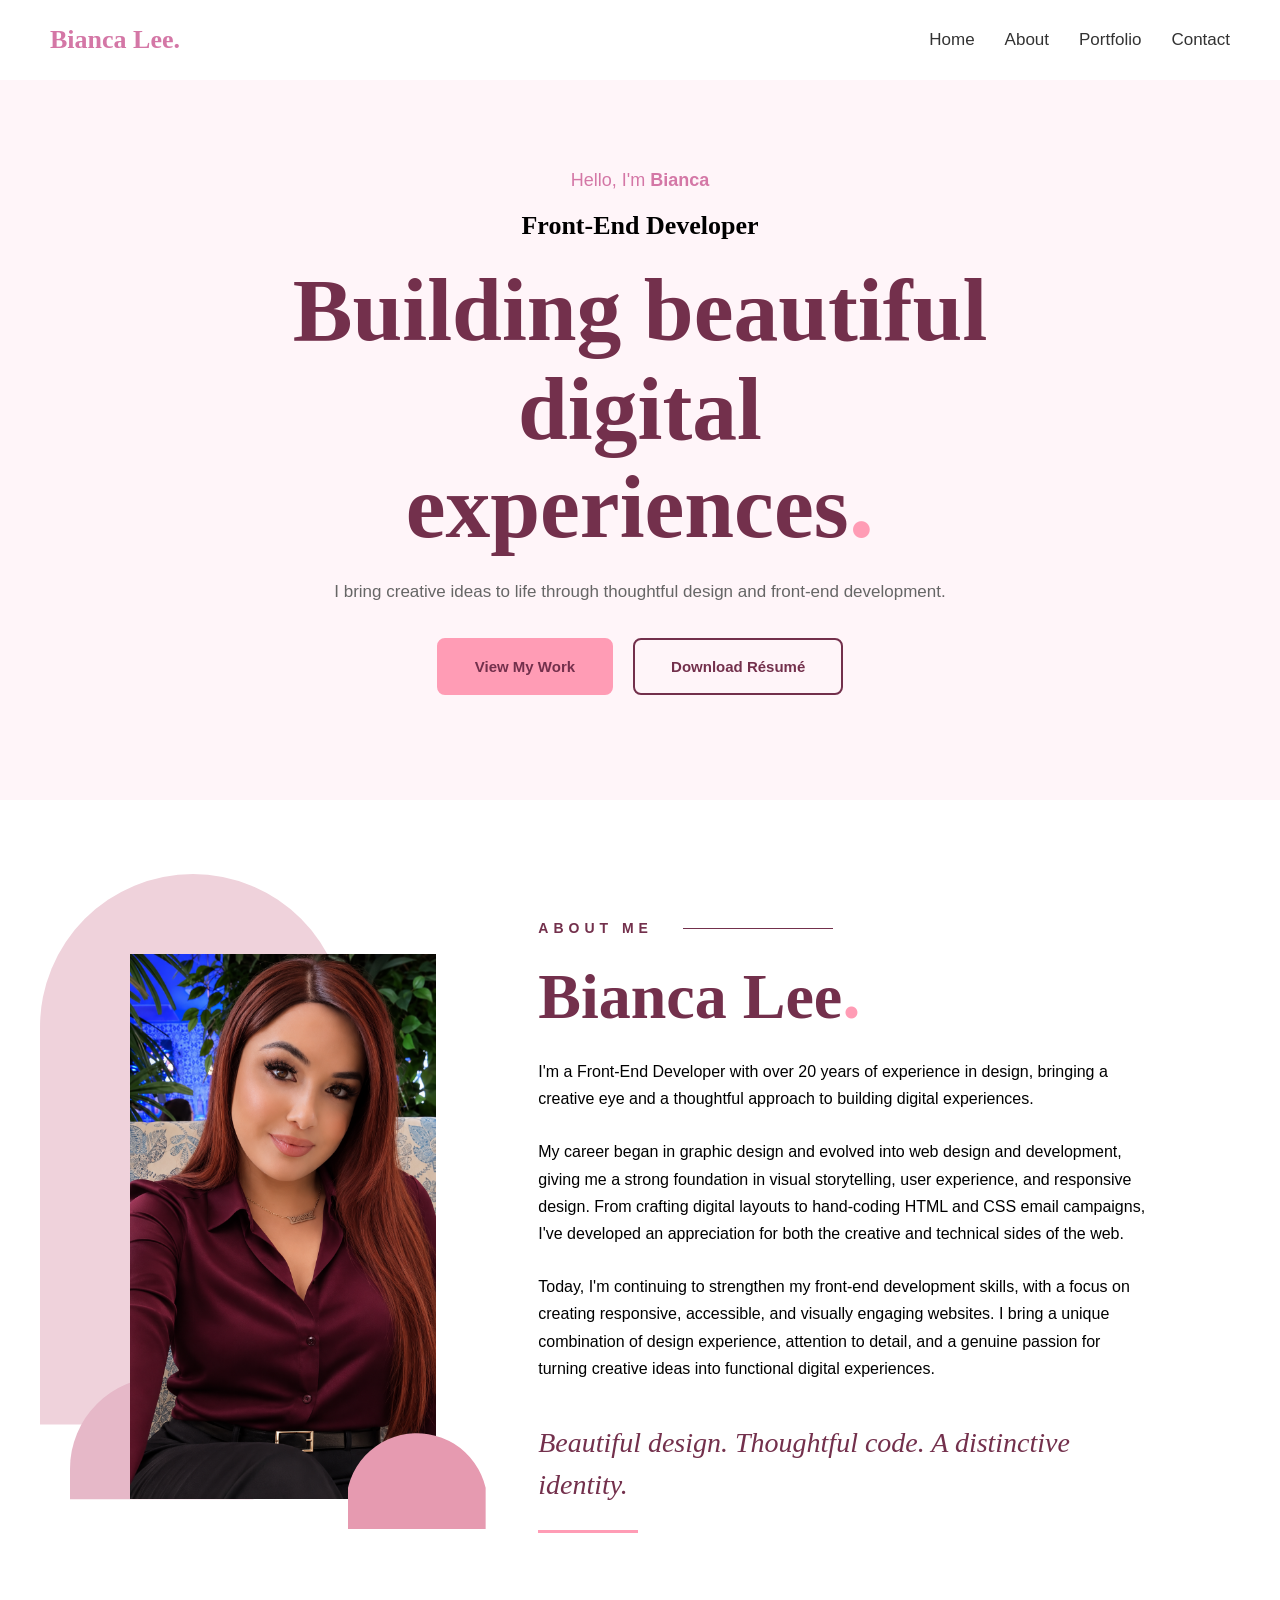
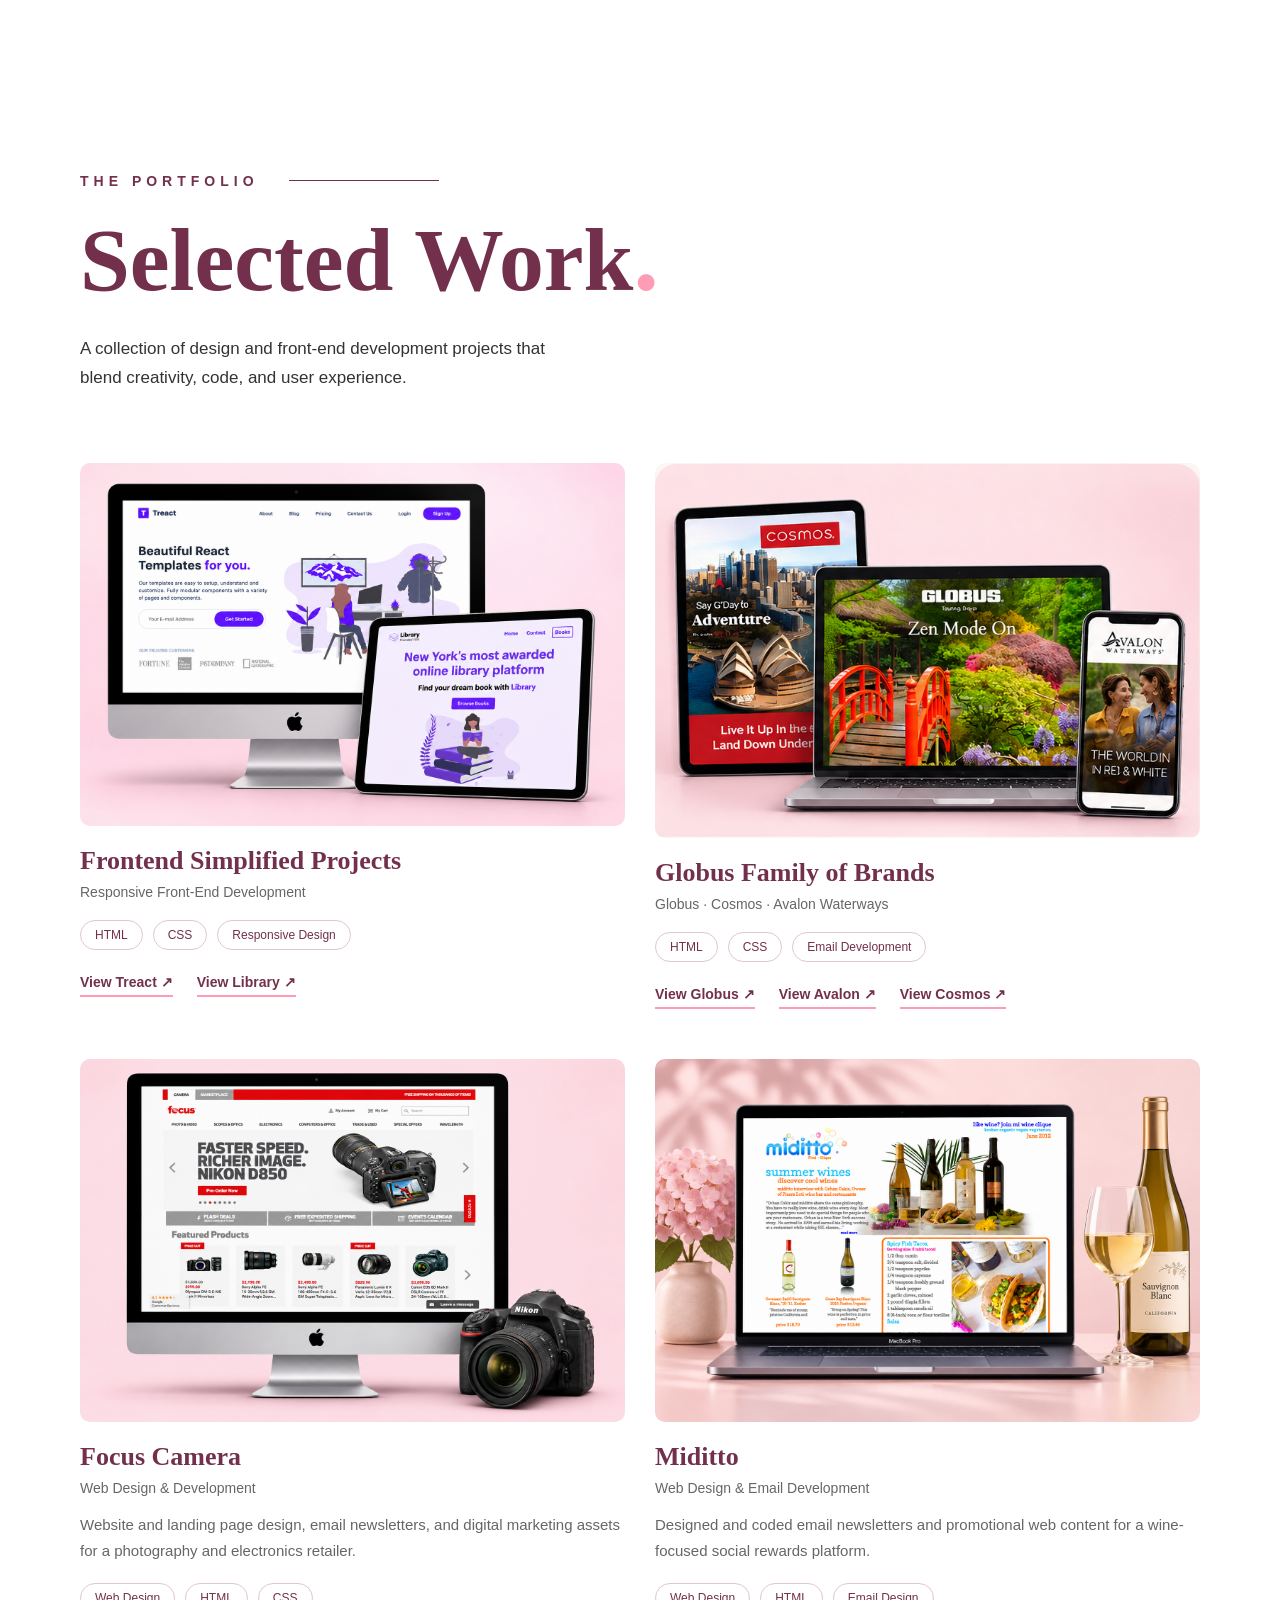
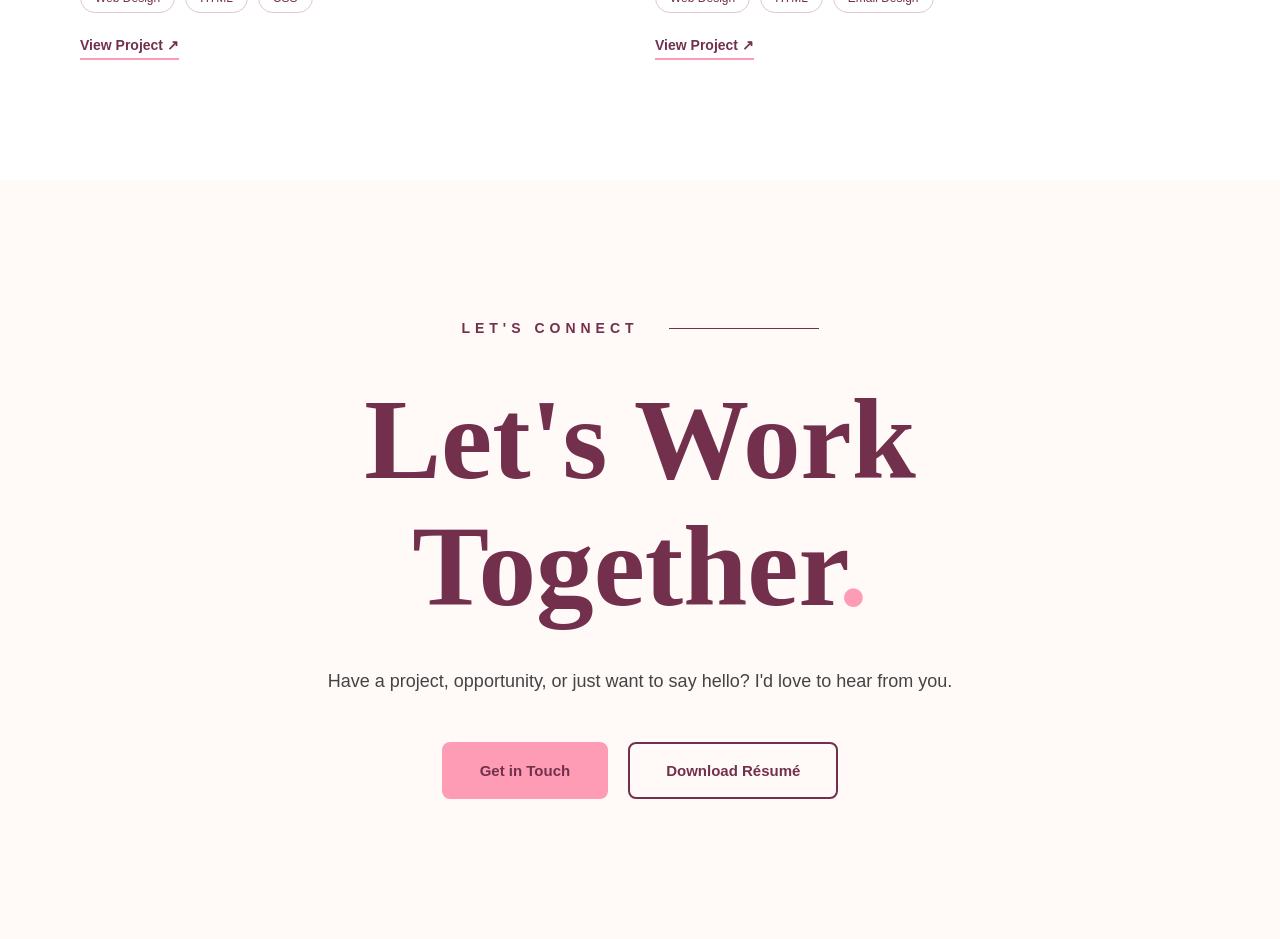
<file: index.html>
<!DOCTYPE html>
<html lang="en">
  <head>
    <meta charset="UTF-8" />
    <meta name="viewport" content="width=device-width, initial-scale=1.0" />
    <title>Bianca Lee | Front-End Developer</title>
    <link rel="preconnect" href="https://fonts.googleapis.com" />
    <link rel="preconnect" href="https://fonts.gstatic.com" crossorigin />

    <link
      href="https://fonts.googleapis.com/css2?family=Allura&family=Inter:wght@400;500;600;700&family=Playfair+Display:wght@400;500;600;700&display=swap"
    />
    <link rel="stylesheet" href="style.css" />
  </head>
  <body>
    <header>
      <!-- NAV SECTION STARTS HERE -->
      <nav class="navbar">
        <div class="logo">Bianca Lee.</div>

        <ul class="nav__links">
          <li><a href="#home">Home</a></li>
          <li><a href="#about">About</a></li>
          <li><a href="#portfolio">Portfolio</a></li>
          <li><a href="#contact">Contact</a></li>
        </ul>
      </nav>
      <!-- NAV SECTION ENDS HERE -->
    </header>

    <!-- HERO SECTION STARTS HERE -->

    <section id="home" class="hero">
      <div class="hero__content">
        <p class="hero__intro">Hello, I'm <strong>Bianca</strong></p>

        <h2 class="hero__role">Front-End Developer</h2>

        <h1 class="hero__title">
          Building beautiful digital experiences<span class="title__accent"
            >.</span
          >
        </h1>

        <p class="hero__description">
          I bring creative ideas to life through thoughtful design and front-end
          development.
        </p>

        <div class="hero__buttons">
          <a href="#portfolio" class="contact__button contact__button--primary">
            View My Work
          </a>

          <a
            href="images/Bianca_Lee_Resume_Final.pdf"
            class="contact__button contact__button--secondary"
            download
          >
            Download Résumé
          </a>
        </div>
      </div>
    </section>

    <!-- HERO SECTION ENDS HERE -->

    <!-- ABOUT SECTION STARTS HERE -->

    <section class="about" id="about">
      <div class="about__container">
        <div class="about__image">
          <!-- Large background arch -->
          <svg
            class="about__shape about__shape--large"
            viewBox="0 0 300 540"
            xmlns="http://www.w3.org/2000/svg"
            aria-hidden="true"
          >
            <path
              d="M 0 540 V 150 A 150 150 0 0 1 300 150 V 540 Z"
              fill="#efd2db"
            />
          </svg>

          <!-- Second background shape -->
          <svg
            class="about__shape about__shape--back"
            viewBox="0 0 300 200"
            xmlns="http://www.w3.org/2000/svg"
            aria-hidden="true"
          >
            <path
              d="M 0 200 V 150 A 150 150 0 0 1 300 150 V 200 Z"
              fill="#e6b8c8"
            />
          </svg>

          <!-- Portrait -->
          <img src="images/about_bianca5.JPG" alt="Bianca Lee" />

          <!-- Foreground pink arch -->
          <svg
            class="about__shape about__shape--front"
            viewBox="0 0 300 240"
            xmlns="http://www.w3.org/2000/svg"
            aria-hidden="true"
          >
            <path
              d="M 0 240 V 220 A 150 150 0 0 1 300 150 V 400 Z"
              fill="#e69ab0"
            />
          </svg>
        </div>

        <div class="about__content">
          <div class="about__heading">
            <p class="about__eyebrow">About Me</p>
            <h2 class="about__title">
              Bianca Lee<span class="title__accent">.</span>
            </h2>
          </div>

          <div class="about__description">
            <p>
              I'm a Front-End Developer with over 20 years of experience in
              design, bringing a creative eye and a thoughtful approach to
              building digital experiences.
            </p>

            <p>
              My career began in graphic design and evolved into web design and
              development, giving me a strong foundation in visual storytelling,
              user experience, and responsive design. From crafting digital
              layouts to hand-coding HTML and CSS email campaigns, I've
              developed an appreciation for both the creative and technical
              sides of the web.
            </p>

            <p>
              Today, I'm continuing to strengthen my front-end development
              skills, with a focus on creating responsive, accessible, and
              visually engaging websites. I bring a unique combination of design
              experience, attention to detail, and a genuine passion for turning
              creative ideas into functional digital experiences.
            </p>

            <h3 class="about__tagline">
              Beautiful design. Thoughtful code. A distinctive identity.
            </h3>
          </div>
        </div>
      </div>
    </section>

    <!-- ABOUT SECTION ENDS HERE -->

    <!-- PORTFOLIO SECTION STARTS HERE -->

    <section class="portfolio" id="portfolio">
      <div class="portfolio__container">
        <div class="portfolio__heading">
          <p class="portfolio__eyebrow">The Portfolio</p>

          <h2 class="portfolio__title">
            Selected Work<span class="title__accent">.</span>
          </h2>

          <p class="portfolio__intro">
            A collection of design and front-end development projects that blend
            creativity, code, and user experience.
          </p>
        </div>

        <div class="portfolio__grid">
          <!-- CARD 01: Frontend Simplified -->

          <article class="portfolio__card">
            <div class="portfolio__image">
              <img
                src="images/Treact-mockup.png"
                alt="Treact and Library responsive websites"
              />
            </div>

            <div class="portfolio__card-info">
              <h3 class="portfolio__project-title">
                Frontend Simplified Projects
              </h3>

              <p class="portfolio__category">
                Responsive Front-End Development
              </p>

              <div class="portfolio__tags">
                <span class="portfolio__tag">HTML</span>
                <span class="portfolio__tag">CSS</span>
                <span class="portfolio__tag">Responsive Design</span>
              </div>

              <div class="portfolio__project-links">
                <a
                  href="https://biancalee-nyc.github.io/treact-final-project/"
                  target="_blank"
                  rel="noopener noreferrer"
                >
                  View Treact ↗
                </a>

                <a
                  href="https://biancalee-nyc.github.io/fes-library/"
                  target="_blank"
                  rel="noopener noreferrer"
                >
                  View Library ↗
                </a>
              </div>
            </div>
          </article>

          <!-- CARD 02: Globus -->

          <article class="portfolio__card">
            <div class="portfolio__image">
              <img
                src="images/globus-mockup.png"
                alt="Globus, Cosmos and Avalon email campaigns"
              />
            </div>

            <div class="portfolio__card-info">
              <h3 class="portfolio__project-title">Globus Family of Brands</h3>

              <p class="portfolio__category">
                Globus · Cosmos · Avalon Waterways
              </p>

              <div class="portfolio__tags">
                <span class="portfolio__tag">HTML</span>
                <span class="portfolio__tag">CSS</span>
                <span class="portfolio__tag">Email Development</span>
              </div>

              <div class="portfolio__project-links">
                <a
                  href="images/emails/globus.html"
                  target="_blank"
                  rel="noopener noreferrer"
                >
                  View Globus ↗
                </a>

                <a
                  href="images/emails/Avalon.html"
                  target="_blank"
                  rel="noopener noreferrer"
                >
                  View Avalon ↗
                </a>

                <a
                  href="images/emails/cosmos.html"
                  target="_blank"
                  rel="noopener noreferrer"
                >
                  View Cosmos ↗
                </a>
              </div>
            </div>
          </article>

          <!-- CARD TWO ENDS HERE -->

          <!-- CARD THREE STARTS HERE -->

          <!-- CARD 03: FOCUS CAMERA -->
          <article class="portfolio__card">
            <div class="portfolio__image">
              <img
                src="images/focuscamera-mockup.png"
                alt="Focus Camera website displayed on an iMac"
              />
            </div>

            <div class="portfolio__card-info">
              <h3 class="portfolio__project-title">Focus Camera</h3>

              <p class="portfolio__category">Web Design & Development</p>

              <p class="portfolio__description">
                Website and landing page design, email newsletters, and digital
                marketing assets for a photography and electronics retailer.
              </p>

              <div class="portfolio__tags">
                <span class="portfolio__tag">Web Design</span>
                <span class="portfolio__tag">HTML</span>
                <span class="portfolio__tag">CSS</span>
              </div>

              <div class="portfolio__project-links">
                <a
                  href="images/focuscamera.pdf"
                  target="_blank"
                  rel="noopener noreferrer"
                >
                  View Project ↗
                </a>
              </div>
            </div>
          </article>

          <!-- CARD THREE ENDS HERE -->

          <!-- CARD FOUR STARTS HERE -->

          <!-- CARD 04: MIDITTO -->
          <article class="portfolio__card">
            <div class="portfolio__image">
              <img
                src="images/middito-mockup.png"
                alt="Miditto email design displayed on a MacBook Pro"
              />
            </div>

            <div class="portfolio__card-info">
              <h3 class="portfolio__project-title">Miditto</h3>

              <p class="portfolio__category">Web Design & Email Development</p>

              <p class="portfolio__description">
                Designed and coded email newsletters and promotional web content
                for a wine-focused social rewards platform.
              </p>

              <div class="portfolio__tags">
                <span class="portfolio__tag">Web Design</span>
                <span class="portfolio__tag">HTML</span>
                <span class="portfolio__tag">Email Design</span>
              </div>

              <div class="portfolio__project-links">
                <a
                  href="images/miditto.pdf"
                  target="_blank"
                  rel="noopener noreferrer"
                >
                  View Project ↗
                </a>
              </div>
            </div>
          </article>

          <!-- CARD FOUR ENDS HERE -->
        </div>
      </div>
    </section>

    <!-- CONTACT SECTION -->
    <section class="contact" id="contact">
      <div class="contact__container">
        <p class="contact__eyebrow">Let's Connect</p>

        <h2 class="contact__title">
          Let's Work<br />
          Together<span class="contact__period">.</span>
        </h2>

        <p class="contact__description">
          Have a project, opportunity, or just want to say hello? I'd love to
          hear from you.
        </p>

        <div class="contact__buttons">
          <a
            href="mailto:biancalee.nyc@gmail.com"
            class="contact__button contact__button--primary"
          >
            Get in Touch
          </a>

          <a
            href="images/Bianca_Lee_Resume_Final.pdf"
            class="contact__button contact__button--secondary"
            download
          >
            Download Résumé
          </a>
        </div>
      </div>
    </section>
  </body>
</html>
</file>
<file: style.css>
* {
  margin: 0;
  padding: 0;
  box-sizing: border-box;
}

body {
  font-family: "Inter", sans-serif;
}

h1,
h2,
h3 {
  font-family: "Playfair Display", serif;
}

.title__accent {
  color: #ff9cb5;
  font-size: 1.15em;
  line-height: 0;
}


html {
  scroll-behavior: smooth;
}


/* ====================
   NAVBAR SECTION
==================== */

header {
  position: sticky;
  top: 0;
  z-index: 1000;
  background-color: #fffaf8;
}

.navbar {
  display: flex;
  justify-content: space-between;
  align-items: center;
  padding: 25px 50px;
  background-color: white;
}

.logo {
  font-family: "Playfair Display", serif;
  font-size: 26px;
  font-weight: bold;
  color: #d477a6;
}

.nav__links {
  display: flex;
  gap: 30px;
  list-style: none;
}

.nav__links a {
  position: relative;
  text-decoration: none;
  color: #333;
  font-size: 17px;
  font-weight: 500;
  transition: color 0.3s ease;
}

.nav__links a:hover {
  color: #73304c;
}

/* Pink underline */
.nav__links a::after {
  content: "";
  position: absolute;
  left: 0;
  bottom: -8px;
  width: 100%;
  height: 3px;
  background-color: #ff9cb5;

  transform: scaleX(0);
  transform-origin: center;
  transition: transform 0.3s ease;
}

/* Show underline on hover */
.nav__links a:hover::after,
.nav__links a:focus-visible::after {
  transform: scaleX(1);
}

/* ================
   HERO SECTION
================== */

.hero {
  display: flex;
  justify-content: center;
  align-items: center;
  min-height: 80vh;
  padding: 50px;
  background-color: #fff5f9;
}

.hero__content {
  max-width: 700px;
  text-align: center;
}

.hero__content {
  color: #d477a6;
  font-size: 18px;
  margin-bottom: 15px;
}

.hero__title {
  font-family: "Playfair Display", serif;
  font-size: clamp(56px, 7vw, 110px);
  font-weight: 600;
  line-height: 1.1;
  color: #73304c;

  margin: 0 auto 20px;
}

.hero__content h2 {
  font-size: 26px;
  color: #000000;
  margin: 20px 0;
}

.hero__description {
  font-size: 17px;
  color: #666;
  line-height: 1.8;
  max-width: 650px;
  margin: 0 auto 30px;
}

.hero__buttons {
  display: flex;
  justify-content: center;
  gap: 20px;
}

.hero__button {
  padding: 14px 28px;
  border-radius: 8px;
  text-decoration: none;
  font-weight: 600;
  transition: 0.3s;
}

.hero__button--primary {
  background-color: #ff9cb5;
  color: white;
}

.hero__button--secondary {
  border: 2px solid #ff9cb5;
  color: #ff9cb5;
}

.hero__button--primary:hover {
  background-color: #f27f9f;
  transform: translateY(-3px);
}

.hero__button--secondary:hover {
  background-color: #ff9cb5;
  color: #44232d;
  transform: translateY(-3px);
}

/* ====================
   ABOUT SECTION
===================== */

.about {
  padding: 120px 130px;
}

.about__container {
  display: flex;
  align-items: center;
  gap: clamp(100px, 8vw, 140px);
}

.about__image {
  flex: 1;
  min-width: 0;
  position: relative;
}

.about__image img {
  width: 100%;
  height: auto;
  display: block;
  position: relative;
  z-index: 2;
}

.about__content {
  flex: 2;
  min-width: 0;
}

.about__description p {
  font-family: "Inter", sans-serif;
  line-height: 1.7;
  margin-bottom: 26px;
}

.about__title {
  font-family: "Playfair Display", serif;
  font-size: 64px;
  font-weight: 600;
  color: #73304c;
  margin-bottom: 24px;
}

.about__eyebrow {
  display: flex;
  align-items: center;
  gap: 30px;
  font-family: "Inter", sans-serif;
  font-size: 14px;
  font-weight: 600;
  letter-spacing: 5px;
  text-transform: uppercase;
  color: #73304c;
  margin-bottom: 24px;
}

.about__eyebrow::after {
  content: "";
  display: block;
  width: 150px;
  height: 1px;
  background-color: #73304c;
}

.about__tagline {
  font-family: "Playfair Display", serif;
  font-size: 28px;
  font-style: italic;
  font-weight: 500;
  line-height: 1.5;
  color: #73304c;
  margin-top: 40px;
}

.about__tagline::after {
  content: "";
  display: block;
  width: 100px;
  height: 3px;
  background-color: #ff9cb5;
  margin-top: 24px;
}

.about__shape {
  position: absolute;
  display: block;
}

.about__shape--large {
  width: 100%;
  height: auto;
  top: -80px;
  left: -90px;
  z-index: 0;
}

.about__shape--back {
  width: 60%;
  height: auto;
  bottom: -1px;
  left: -60px;
  z-index: 1;
}

.about__shape--front {
  width: 45%;
  height: auto;
  bottom: -30px;
  right: -50px;
  z-index: 3;
}

/* =====================
   PORTFOLIO SECTION
===================== */

.portfolio {
  padding: 120px 80px;
}

.portfolio__container {
  max-width: 1400px;
  margin: 0 auto;
}

/* Portfolio Heading */

.portfolio__eyebrow {
  display: flex;
  align-items: center;
  gap: 30px;
  font-family: "Inter", sans-serif;
  font-size: 14px;
  font-weight: 600;
  letter-spacing: 5px;
  text-transform: uppercase;
  color: #73304c;
  margin-bottom: 24px;
}

.portfolio__eyebrow::after {
  content: "";
  display: block;
  width: 150px;
  height: 1px;
  background-color: #73304c;
}

.portfolio__title {
  font-family: "Playfair Display", serif;
  font-size: clamp(56px, 7vw, 110px);
  font-weight: 600;
  line-height: 1.05;
  color: #73304c;
  margin-bottom: 28px;
}

.portfolio__intro {
  font-family: "Inter", sans-serif;
  font-size: 17px;
  line-height: 1.7;
  max-width: 480px;
  color: #333;
}

/* Portfolio Grid */

.portfolio__grid {
  display: grid;
  grid-template-columns: repeat(2, minmax(0, 1fr));
  gap: 50px 30px;
  margin-top: 70px;
}

/* Portfolio Cards */

.portfolio__card {
  min-width: 0;
}

.portfolio__image {
  background-color: #f5e8ed;
  border-radius: 10px;
  overflow: hidden;
}

.portfolio__image img {
  display: block;
  width: 100%;
  height: auto;
}

.portfolio__card-info {
  padding-top: 20px;
}

.portfolio__project-title {
  font-family: "Playfair Display", serif;
  font-size: 26px;
  color: #73304c;
  margin-bottom: 8px;
}

.portfolio__category {
  font-family: "Inter", sans-serif;
  font-size: 14px;
  color: #666;
}

.portfolio__description {
  font-family: "Inter", sans-serif;
  font-size: 15px;
  line-height: 1.7;
  color: #666;
  margin-top: 16px;
}

/* Technology Tags */

.portfolio__tags {
  display: flex;
  flex-wrap: wrap;
  gap: 10px;
  margin-top: 20px;
}

.portfolio__tag {
  font-family: "Inter", sans-serif;
  font-size: 12px;
  color: #73304c;
  border: 1px solid #dfc7d0;
  border-radius: 30px;
  padding: 7px 14px;
}

/* Project Links */

.portfolio__project-links {
  display: flex;
  flex-wrap: wrap;
  gap: 24px;
  margin-top: 24px;
}

.portfolio__project-links a {
  font-family: "Inter", sans-serif;
  font-size: 14px;
  font-weight: 600;
  color: #73304c;
  text-decoration: none;
  border-bottom: 2px solid #ff9cb5;
  padding-bottom: 5px;
  transition: color 0.3s ease;
}

.portfolio__project-links a:hover {
  color: #d477a6;
}

/* ====================
   CONTACT SECTION 
====================== */

.contact {
  padding: 140px 24px;
  background-color: #fffaf8;
  text-align: center;
}

.contact__container {
  max-width: 1000px;
  margin: 0 auto;
}

.contact__eyebrow {
  display: flex;
  align-items: center;
  justify-content: center;
  gap: 30px;
  font-family: "Inter", sans-serif;
  font-size: 14px;
  font-weight: 600;
  letter-spacing: 5px;
  text-transform: uppercase;
  color: #73304c;
  margin-bottom: 40px;
}

.contact__eyebrow::after {
  content: "";
  width: 150px;
  height: 1px;
  background-color: #73304c;
}

.contact__title {
  font-family: "Playfair Display", serif;
  font-size: clamp(56px, 9vw, 120px);
  font-weight: 600;
  line-height: 1.1;
  color: #73304c;
  margin-bottom: 35px;
}

.contact__period {
  color: #ff9cb5;
}

.contact__description {
  font-family: "Inter", sans-serif;
  font-size: 18px;
  line-height: 1.8;
  color: #444;
  max-width: 650px;
  margin: 0 auto 45px;
}

.contact__buttons {
  display: flex;
  justify-content: center;
  flex-wrap: wrap;
  gap: 20px;
}

.contact__button {
  display: inline-block;
  padding: 18px 36px;
  border: 2px solid #73304c;
  border-radius: 8px;
  font-family: "Inter", sans-serif;
  font-size: 15px;
  font-weight: 600;
  text-decoration: none;
  transition: background-color 0.3s ease, color 0.3s ease;
}

.contact__button--primary {
  background-color: #ff9cb5;
  border-color: #ff9cb5;
  color: #73304c;
}

.contact__button--primary:hover {
  background-color: #f17b9d;
  border-color: #f17b9d;
}

.contact__button--secondary {
  background-color: transparent;
  color: #73304c;
}

.contact__button--secondary:hover {
  background-color: #73304c;
  color: white;
}

@media (max-width: 480px) {
  .contact {
    padding: 90px 24px;
  }

  .contact__eyebrow {
    font-size: 12px;
    letter-spacing: 3px;
    gap: 15px;
  }

  .contact__eyebrow::after {
    width: 70px;
  }

  .contact__description {
    font-size: 16px;
  }

  .contact__buttons {
    flex-direction: column;
    align-items: center;
  }

  .contact__button {
    width: 100%;
    max-width: 320px;
  }
  .hero__buttons {
    flex-direction: column;
  }
  .portfolio {
    padding: 70px 24px;
  }

  .portfolio__eyebrow {
    gap: 15px;
    font-size: 12px;
    letter-spacing: 3px;
  }

  .portfolio__eyebrow::after {
    width: 70px;
  }

  .portfolio__title {
    font-size: clamp(42px, 11vw, 56px);
  }

  .portfolio__intro {
    font-size: 15px;
  }

  .portfolio__project-title {
    font-size: 23px;
  }

  .portfolio__project-links {
    gap: 18px;
  }
}

/* ===========================
   MEDIA QUERIES SECTION
============================ */

/* SMALLER SCREENS */

@media (max-width: 600px) {
  .hero__title {
    font-size: 36px;
  }

  .hero {
    padding: 40px 24px;
  }

  .hero__buttons {
    flex-direction: column;
    align-items: center;
  }
}

/* TABLETS SCREENS */

@media (max-width: 768px) {
  .portfolio {
    padding: 90px 40px;
  }

  .portfolio__grid {
    gap: 40px 20px;
    grid-template-columns: 1fr;
  }

  .about {
    padding: 90px 40px;
  }

  .about__container {
    flex-direction: column;
    gap: 80px;
  }

  .about__image {
    width: 65%;
    flex: none;
  }

  .about__content {
    width: 100%;
    flex: none;
  }

  .about__title {
    font-size: 52px;
  }

  .portfolio {
    padding: 90px 40px;
  }

  .portfolio__grid {
    grid-template-columns: 1fr;
    gap: 50px;
    margin-top: 50px;
  }

  .portfolio__title {
    font-size: clamp(48px, 8vw, 72px);
  }
}

/* MOBILE SCREENS */

@media (max-width: 480px) {
  .portfolio {
    padding: 70px 24px;
  }

  .portfolio__grid {
    grid-template-columns: 1fr;
    gap: 45px;
    margin-top: 50px;
  }

  .portfolio__project-title {
    font-size: 23px;
  }

  .about {
    padding: 70px 24px;
  }

  .about__container {
    gap: 60px;
  }

  .about__image {
    width: 80%;
  }

  .about__title {
    font-size: 42px;
  }

  .about__shape--large {
    top: -35px;
    left: -35px;
  }

  .about__shape--back {
    bottom: -20px;
    left: -30px;
  }

  .about__shape--front {
    bottom: -15px;
    right: -25px;
  }
}

@media (max-width: 480px) {
  .navbar {
    flex-direction: column;
    padding: 20px 15px;
    gap: 20px;
  }

  .logo {
    white-space: nowrap;
  }

  .nav__links {
    display: flex;
    justify-content: center;
    flex-wrap: wrap;
    gap: 15px;
  }

  .nav__links a {
    font-size: 14px;
  }
  .about__image {
    margin-left: auto;
    margin-right: auto;
  }
}
</file>
